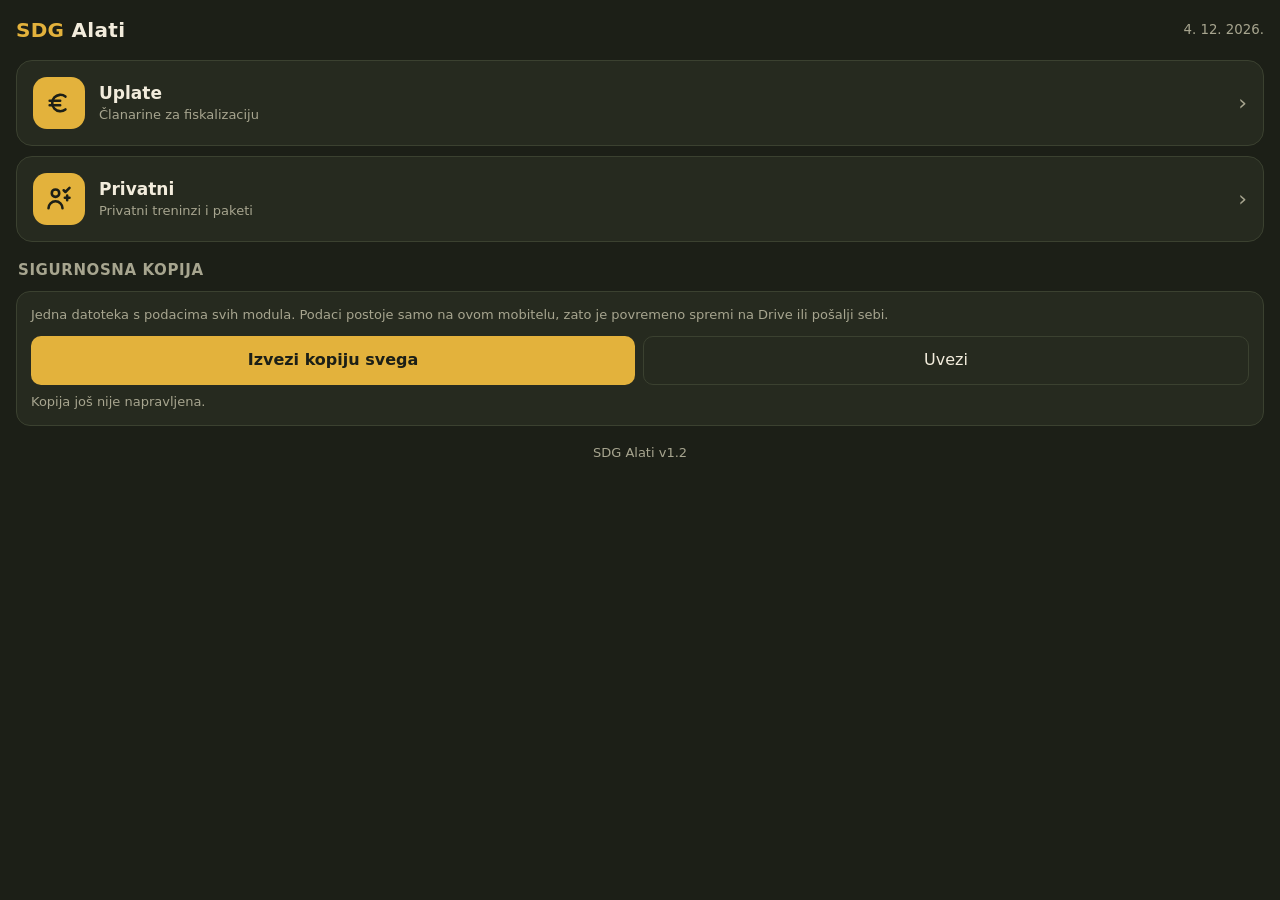
<file: index.html>
<!doctype html>
<html lang="hr">
<head>
<meta charset="utf-8">
<meta name="viewport" content="width=device-width, initial-scale=1, viewport-fit=cover">
<title>SDG Alati</title>
<meta name="theme-color" content="#1c1f17">
<link rel="manifest" href="manifest.webmanifest">
<link rel="icon" href="icon-192.png">
<link rel="apple-touch-icon" href="icon-192.png">
<link rel="stylesheet" href="common.css">
<style>
body{padding-bottom:calc(24px + env(safe-area-inset-bottom))}
.tiles{display:grid;grid-template-columns:minmax(0,1fr);gap:10px;margin-top:10px}
a.tile{display:flex;gap:14px;align-items:center;text-decoration:none;color:var(--text);background:var(--card);border:1px solid var(--line);border-radius:16px;padding:16px}
a.tile:active{transform:scale(.98)}
.ico{width:52px;height:52px;flex:0 0 52px;border-radius:14px;background:var(--gold);color:#1c1f17;display:grid;place-items:center}
.ico svg{width:28px;height:28px}
.tile .t{flex:1;min-width:0}
.tile .t b{display:block;font-size:17px}
.tile .t span{color:var(--muted);font-size:13px;display:block;white-space:nowrap;overflow:hidden;text-overflow:ellipsis}
.tile .badge{display:block;margin-top:4px;font-weight:700;color:var(--gold);font-size:14px}
.tile .badge:empty{display:none}
.tile .badge small{color:var(--muted);font-weight:400;font-size:13px;margin-left:4px}
.arrow{color:var(--muted);font-size:22px}
</style>
</head>
<body>
<header>
  <h1><b>SDG</b> Alati</h1>
  <small id="today"></small>
</header>

<main>
  <div class="tiles" id="tiles"></div>

  <h2>Sigurnosna kopija</h2>
  <div class="card">
    <div class="hint" style="margin-top:0">Jedna datoteka s podacima svih modula. Podaci postoje samo na ovom mobitelu, zato je povremeno spremi na Drive ili pošalji sebi.</div>
    <div class="btns"><button class="primary" id="backupAll">Izvezi kopiju svega</button><button class="ghost" id="restoreAllBtn">Uvezi</button></div>
    <input type="file" id="restoreAll" accept="application/json,.json" hidden>
    <div class="hint" id="lastBackup"></div>
  </div>
  <div class="hint" style="text-align:center;margin:18px 0" id="ver"></div>
</main>

<div class="toast" id="toast"></div>

<script>
const VERSION = '1.2';
const $ = s => document.querySelector(s);
const pad = n => String(n).padStart(2, '0');
const dayKey = d => `${d.getFullYear()}-${pad(d.getMonth() + 1)}-${pad(d.getDate())}`;
const eur = n => (n ?? 0).toLocaleString('hr-HR', { minimumFractionDigits: 2, maximumFractionDigits: 2 }) + ' €';
const esc = s => String(s ?? '').replace(/[&<>"']/g, c => ({ '&': '&amp;', '<': '&lt;', '>': '&gt;', '"': '&quot;', "'": '&#39;' }[c]));
const read = k => { try { return JSON.parse(localStorage.getItem(k)); } catch (e) { return null; } };

// ---------- popis modula ----------
// Novi modul: napravi mapu (npr. "evidencija/") s index.html i dodaj ga ovdje.
// key = ključ pod kojim modul sprema podatke (ide u zajedničku kopiju)
// badge = kratki sažetak koji se vidi na pločici (nije obavezan)
const MODULES = [
  {
    id: 'uplate', href: 'uplate/', title: 'Uplate', desc: 'Članarine za fiskalizaciju',
    key: 'sdg-uplate-v1',
    icon: '<svg viewBox="0 0 24 24" fill="none" stroke="currentColor" stroke-width="2.2" stroke-linecap="round" stroke-linejoin="round"><path d="M17.5 6.5A7 7 0 1 0 17.5 17.5"/><path d="M4 10h9M4 14h9"/></svg>',
    badge() {
      const d = read(this.key); if (!d || !d.entries) return '';
      const tk = dayKey(new Date());
      const open = d.entries.filter(e => !e.fisk);
      const today = open.filter(e => dayKey(new Date(e.ts)) === tk).reduce((s, e) => s + e.amount, 0);
      const older = open.filter(e => dayKey(new Date(e.ts)) < tk).length;
      if (!open.length) return '';
      return `${eur(today)}<small>za fiskalizirati${older ? ` · +${older} od prije` : ''}</small>`;
    }
  },
  {
    id: 'privatni', href: 'privatni/', title: 'Privatni', desc: 'Privatni treninzi i paketi',
    key: 'sdg-privatni-v1',
    icon: '<svg viewBox="0 0 24 24" fill="none" stroke="currentColor" stroke-width="2.2" stroke-linecap="round" stroke-linejoin="round"><circle cx="9" cy="7" r="3.2"/><path d="M3 20c0-3.3 2.7-6 6-6s6 2.7 6 6"/><path d="M16 4.5l1.5 1.5L21 2.5" /><path d="M17 11h4M19 9v4"/></svg>',
    badge() {
      const d = read(this.key); if (!d || !d.sessions) return '';
      const tk = dayKey(new Date());
      const today = d.sessions.filter(s => !s.cancelled && dayKey(new Date(s.ts)) === tk).length;
      return today ? `${today}<small>${today === 1 ? 'trening danas' : 'treninga danas'}</small>` : '';
    }
  },
];

function render() {
  const now = new Date();
  $('#today').textContent = `${now.getDate()}. ${now.getMonth() + 1}. ${now.getFullYear()}.`;
  $('#tiles').innerHTML = MODULES.map(m => `
    <a class="tile" href="${m.href}">
      <div class="ico">${m.icon}</div>
      <div class="t"><b>${esc(m.title)}</b><span>${esc(m.desc)}</span>${m.badge ? `<div class="badge">${m.badge() || ''}</div>` : ''}</div>
      <div class="arrow">›</div>
    </a>`).join('');
  const meta = read('sdg-alati-meta') || {};
  $('#lastBackup').textContent = meta.lastBackup ? 'Zadnja kopija: ' + new Date(meta.lastBackup).toLocaleString('hr-HR') : 'Kopija još nije napravljena.';
  $('#ver').textContent = `SDG Alati v${VERSION}`;
}

// ---------- zajednička kopija ----------
async function share(filename, content, type) {
  const blob = new Blob([content], { type });
  const file = new File([blob], filename, { type });
  if (navigator.canShare && navigator.canShare({ files: [file] })) {
    try { await navigator.share({ files: [file], title: filename }); return; } catch (e) { if (e.name === 'AbortError') return; }
  }
  const a = document.createElement('a'); a.href = URL.createObjectURL(blob); a.download = filename;
  document.body.appendChild(a); a.click(); a.remove(); setTimeout(() => URL.revokeObjectURL(a.href), 2000);
}
$('#backupAll').onclick = async () => {
  const modules = {};
  MODULES.forEach(m => { const d = read(m.key); if (d) modules[m.key] = d; });
  const meta = read('sdg-alati-meta') || {}; meta.lastBackup = new Date().toISOString();
  try { localStorage.setItem('sdg-alati-meta', JSON.stringify(meta)); } catch (e) {}
  await share(`sdg-alati-kopija-${dayKey(new Date())}.json`, JSON.stringify({ app: 'SDG Alati', created: meta.lastBackup, modules }, null, 1), 'application/json');
  render();
};

// uvoz: dodaje ono što nedostaje (spaja po id-u), postojeće ne dira i ništa ne briše
$('#restoreAllBtn').onclick = () => $('#restoreAll').click();
$('#restoreAll').onchange = async ev => {
  const f = ev.target.files[0]; if (!f) return;
  try {
    const b = JSON.parse(await f.text());
    if (!b || !b.modules) throw 0;
    let added = 0;
    for (const [key, incoming] of Object.entries(b.modules)) {
      if (!key.startsWith('sdg-')) continue;
      const local = read(key);
      if (!local) { localStorage.setItem(key, JSON.stringify(incoming)); added += Object.values(incoming).filter(Array.isArray).reduce((a, x) => a + x.length, 0); continue; }
      for (const [field, val] of Object.entries(incoming)) {
        if (!Array.isArray(val)) continue;
        if (!Array.isArray(local[field])) { local[field] = val; added += val.length; continue; }
        if (val.every(x => typeof x !== 'object')) { val.forEach(x => { if (!local[field].includes(x)) local[field].push(x); }); continue; }
        const ids = new Set(local[field].map(x => x && x.id));
        val.forEach(x => { if (x && x.id && !ids.has(x.id)) { local[field].push(x); added++; } });
      }
      localStorage.setItem(key, JSON.stringify(local));
    }
    toast(`Uvezeno ${added} novih zapisa`); render();
  } catch (e) { toast('Neispravna datoteka'); }
  ev.target.value = '';
};

let tt;
function toast(m) { const t = $('#toast'); t.textContent = m; t.classList.add('on'); clearTimeout(tt); tt = setTimeout(() => t.classList.remove('on'), 2400); }
addEventListener('pageshow', render);
document.addEventListener('visibilitychange', () => { if (!document.hidden) render(); });
render();
if (navigator.storage && navigator.storage.persist) navigator.storage.persist().catch(() => {});
if ('serviceWorker' in navigator) navigator.serviceWorker.register('sw.js').catch(() => {});
</script>
</body>
</html>
</file>
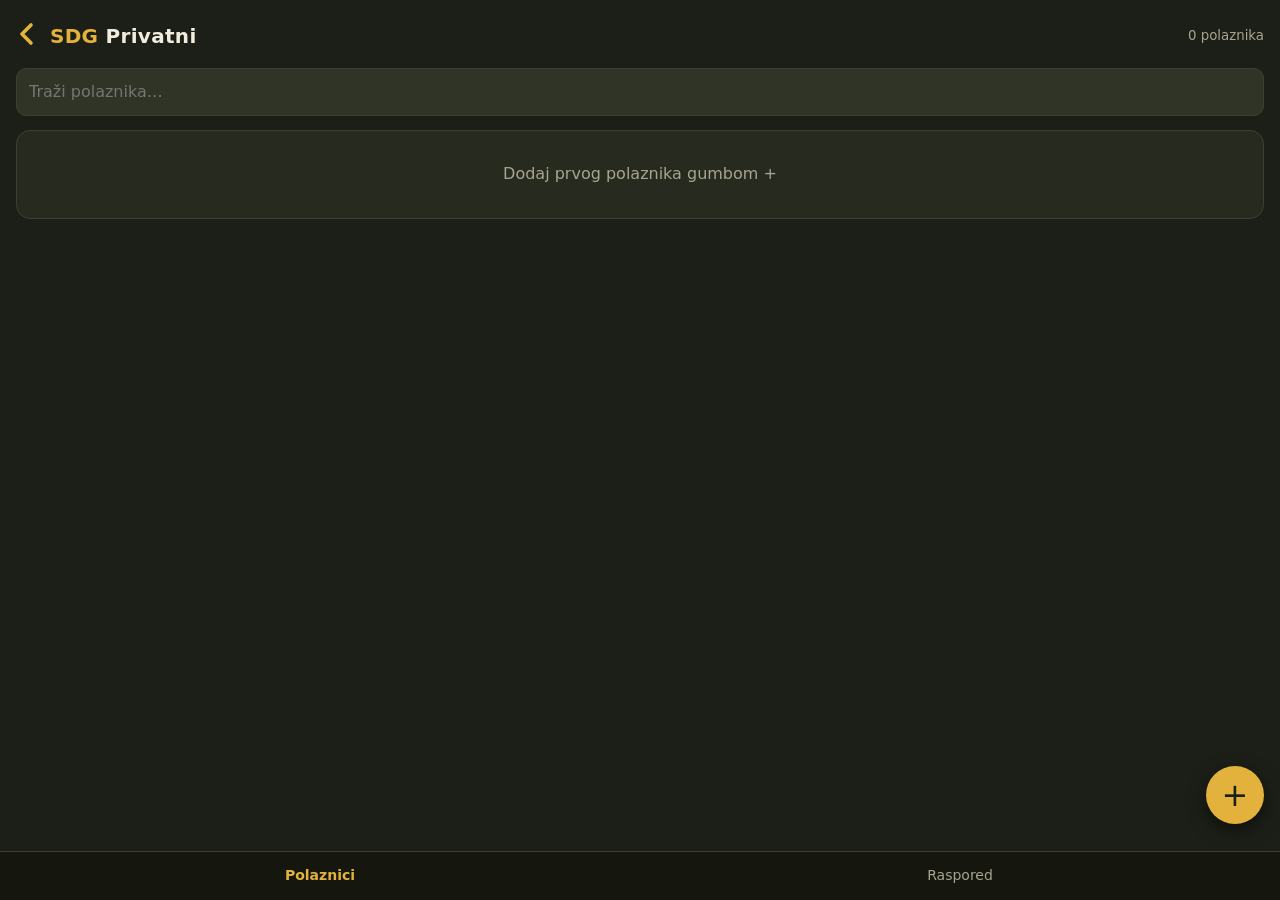
<file: privatni/index.html>
<!doctype html>
<html lang="hr">
<head>
<meta charset="utf-8">
<meta name="viewport" content="width=device-width, initial-scale=1, viewport-fit=cover">
<title>Privatni · SDG Alati</title>
<meta name="theme-color" content="#1c1f17">
<link rel="manifest" href="../manifest.webmanifest">
<link rel="icon" href="../icon-192.png">
<link rel="apple-touch-icon" href="../icon-192.png">
<link rel="stylesheet" href="../common.css">
<style>
main{padding-bottom:70px}
.search{margin:6px 0 4px}
ul.list li.cl{cursor:pointer}
.who b{display:block;white-space:nowrap;overflow:hidden;text-overflow:ellipsis}
.who span{color:var(--muted);font-size:13px;display:block}
.who{flex:1;min-width:0}
.tag{font-size:12px;font-weight:700;padding:3px 9px;border-radius:99px;white-space:nowrap;background:var(--card2);color:var(--muted)}
.tag.ok{background:#7fb06926;color:var(--ok)}
.tag.warn{background:#e3b23c26;color:var(--gold)}
.tag.bad{background:#d9634c2e;color:var(--bad)}
.fab{position:fixed;right:16px;bottom:calc(76px + env(safe-area-inset-bottom));width:58px;height:58px;border-radius:50%;background:var(--gold);color:#1c1f17;font-size:32px;line-height:1;padding:0;box-shadow:0 6px 18px #0008;display:grid;place-items:center}
.bar{height:10px;border-radius:99px;background:var(--card2);overflow:hidden;display:flex;margin:8px 0 4px}
.bar i{display:block;height:100%}
.bar i.u{background:var(--gold)}
.bar i.p{background:repeating-linear-gradient(45deg,var(--gold) 0 4px,#e3b23c55 4px 8px)}
.pkhead{display:flex;justify-content:space-between;align-items:baseline;gap:8px}
.pkhead b{font-size:17px}
.sess{padding:12px 2px;border-top:1px solid var(--line);cursor:pointer}
.sess:first-child{border-top:0}
.sess .top{display:flex;justify-content:space-between;align-items:center;gap:8px}
.sess .when{font-weight:700}
.sess .when small{color:var(--muted);font-weight:400}
.sess .nt{color:var(--muted);font-size:14px;margin-top:4px;white-space:pre-wrap;display:-webkit-box;-webkit-line-clamp:3;-webkit-box-orient:vertical;overflow:hidden}
.sess.future .when{color:var(--gold)}
.sess.cancel .when{text-decoration:line-through;color:var(--muted)}
.prev{background:var(--card2);border-left:3px solid var(--gold);border-radius:8px;padding:10px 12px;margin:10px 0 2px;font-size:14px;white-space:pre-wrap;max-height:160px;overflow:auto}
.prev small{display:block;color:var(--muted);margin-bottom:4px}
textarea.notes{min-height:150px}
.dict{display:flex;gap:8px;align-items:center;margin-top:6px}
.dict button{padding:8px 12px;font-size:14px}
.dict button.on{background:var(--bad);color:#fff}
.seg{display:flex;gap:8px}
.seg button{flex:1;border:1px solid var(--line);background:transparent}
.seg button.on{background:var(--gold);color:#1c1f17;border-color:var(--gold);font-weight:700}
.daylbl{font-size:13px;color:var(--gold);margin:14px 2px 0;font-weight:600}
.lastnote{font-size:14px;white-space:pre-wrap;color:var(--text)}
dialog{max-height:92vh;overflow:auto}
.chkrow{display:flex;gap:8px;align-items:center;font-size:15px;margin-top:4px}
.chkrow input{width:22px;height:22px}
</style>
</head>
<body>
<header>
  <div class="ttl"><a class="back" href="../" id="back" aria-label="Natrag">‹</a><h1 id="htitle"><b>SDG</b> Privatni</h1></div>
  <small id="hsub"></small>
</header>

<main>
  <!-- POLAZNICI -->
  <section class="view on" id="v-list">
    <input class="search" id="q" placeholder="Traži polaznika…" autocomplete="off">
    <div class="card"><ul class="list" id="clients"></ul></div>
  </section>

  <!-- JEDAN POLAZNIK -->
  <section class="view" id="v-client">
    <div class="card" id="pkCard"></div>
    <div class="card" id="lastCard" hidden></div>
    <h2>Treninzi</h2>
    <div class="card"><div id="sessList"></div></div>
    <h2>Paketi</h2>
    <div class="card"><div id="pkList"></div>
      <div class="btns"><button class="ghost" id="addPk">+ Novi paket</button></div>
    </div>
    <div class="btns" style="margin:16px 0 30px"><button class="ghost" id="editClient">Uredi polaznika</button></div>
  </section>

  <!-- RASPORED -->
  <section class="view" id="v-sched">
    <h2>Nadolazeći</h2>
    <div class="card"><div id="upcoming"></div></div>
    <h2>Zadnjih 14 dana</h2>
    <div class="card"><div id="recent"></div></div>
  </section>
</main>

<button class="fab" id="fab" aria-label="Dodaj">+</button>

<nav>
  <button class="on" data-v="list">Polaznici</button>
  <button data-v="sched">Raspored</button>
</nav>

<!-- dijalog: polaznik -->
<dialog id="dClient">
  <h3 style="margin:0 0 10px" id="dClientT">Novi polaznik</h3>
  <div class="grid3">
    <div><label>Ime i prezime</label><input id="c-name" autocomplete="off"></div>
    <div><label>Telefon (nije obavezno)</label><input id="c-phone" type="tel" autocomplete="off"></div>
    <div><label>Napomena (ciljevi, sport…)</label><textarea id="c-note" rows="3"></textarea></div>
  </div>
  <div id="c-newpk">
    <label style="margin-top:12px">Paket</label>
    <div class="seg" id="c-seg">
      <button data-s="0" class="on">Bez paketa</button><button data-s="1">Single</button><button data-s="10">10 treninga</button>
    </div>
  </div>
  <div class="btns">
    <button class="danger" id="c-del" hidden>Obriši</button>
    <button class="ghost" id="c-close">Zatvori</button>
    <button class="primary" id="c-save">Spremi</button>
  </div>
</dialog>

<!-- dijalog: paket -->
<dialog id="dPk">
  <h3 style="margin:0 0 10px" id="dPkT">Novi paket</h3>
  <div class="seg" id="p-seg"><button data-s="1">Single</button><button data-s="10" class="on">10 treninga</button></div>
  <div class="grid3">
    <div><label>Datum kupnje</label><input id="p-date" type="date"></div>
    <div><label>Napomena (nije obavezno)</label><input id="p-note" autocomplete="off"></div>
  </div>
  <div class="hint">Treninzi se raspoređuju po paketima redom, od najstarijeg paketa prema novijem.</div>
  <div class="btns">
    <button class="danger" id="p-del" hidden>Obriši</button>
    <button class="ghost" id="p-close">Zatvori</button>
    <button class="primary" id="p-save">Spremi</button>
  </div>
</dialog>

<!-- dijalog: trening -->
<dialog id="dSess">
  <h3 style="margin:0 0 10px" id="dSessT">Trening</h3>
  <div class="grid3">
    <div><label>Polaznik</label><select id="s-client"></select></div>
    <div class="row">
      <div style="flex:1.3"><label>Datum</label><input id="s-date" type="date"></div>
      <div style="flex:1"><label>Sat</label><input id="s-time" type="time" step="300"></div>
    </div>
  </div>
  <div id="s-prev"></div>
  <label style="margin-top:12px">Što ste radili / plan</label>
  <textarea id="s-notes" class="notes" placeholder="npr. guard pass – knee slice, armbar iz guarda; čučanj 4×8 60 kg, iskoraci…"></textarea>
  <div class="dict"><button class="ghost" id="s-mic">🎤 Diktiraj</button><span class="hint" style="margin:0" id="s-micHint"></span></div>
  <label class="chkrow"><input type="checkbox" id="s-cancel"> Otkazan (ne troši paket)</label>
  <div class="btns">
    <button class="danger" id="s-del" hidden>Obriši</button>
    <button class="ghost" id="s-close">Zatvori</button>
    <button class="primary" id="s-save">Spremi</button>
  </div>
</dialog>

<div class="toast" id="toast"></div>

<script>
const VERSION = '1.0';
const KEY = 'sdg-privatni-v1';
const $ = s => document.querySelector(s);
const pad = n => String(n).padStart(2, '0');
const dayKey = d => `${d.getFullYear()}-${pad(d.getMonth() + 1)}-${pad(d.getDate())}`;
const hm = d => `${pad(d.getHours())}:${pad(d.getMinutes())}`;
const DAN = ['ned', 'pon', 'uto', 'sri', 'čet', 'pet', 'sub'];
const fmtD = d => `${DAN[d.getDay()]} ${d.getDate()}.${d.getMonth() + 1}.${d.getFullYear() !== new Date().getFullYear() ? d.getFullYear() + '.' : ''}`;
const fmtDate = iso => { const d = new Date(iso); return `${d.getDate()}.${d.getMonth() + 1}.${d.getFullYear()}.`; };
const esc = s => String(s ?? '').replace(/[&<>"']/g, c => ({ '&': '&amp;', '<': '&lt;', '>': '&gt;', '"': '&quot;', "'": '&#39;' }[c]));
const uid = () => Date.now().toString(36) + Math.random().toString(36).slice(2, 6);
const pkName = p => p.size === 1 ? 'Single' : `Paket ${p.size}`;

// ---------- podaci ----------
// clients: {id,name,phone,note}  packages: {id,clientId,size,bought(yyyy-mm-dd),note}
// sessions: {id,clientId,ts(ISO),notes,cancelled}
let db = load();
function load() {
  try { const d = JSON.parse(localStorage.getItem(KEY)); if (d && Array.isArray(d.clients)) return { clients: d.clients, packages: d.packages || [], sessions: d.sessions || [] }; } catch (e) {}
  return { clients: [], packages: [], sessions: [] };
}
function persist() { try { localStorage.setItem(KEY, JSON.stringify(db)); } catch (e) { toast('Greška pri spremanju!'); } }
if (navigator.storage && navigator.storage.persist) navigator.storage.persist().catch(() => {});

// Raspodjela treninga po paketima: kronološki, najstariji paket prvi.
function alloc(clientId) {
  const now = Date.now();
  const pks = db.packages.filter(p => p.clientId === clientId).sort((a, b) => a.bought < b.bought ? -1 : a.bought > b.bought ? 1 : 0);
  const ss = db.sessions.filter(s => s.clientId === clientId).sort((a, b) => a.ts < b.ts ? -1 : 1);
  const stat = pks.map(p => ({ p, used: 0, planned: 0, n: 0 }));
  const bySess = {};
  let pi = 0, unpaid = 0;
  for (const s of ss) {
    if (s.cancelled) { bySess[s.id] = null; continue; }
    while (pi < stat.length && stat[pi].n >= stat[pi].p.size) pi++;
    if (pi < stat.length) {
      const st = stat[pi]; st.n++;
      new Date(s.ts).getTime() <= now ? st.used++ : st.planned++;
      bySess[s.id] = { pk: st.p, n: st.n };
    } else { bySess[s.id] = 'unpaid'; unpaid++; }
  }
  const remaining = stat.reduce((a, st) => a + (st.p.size - st.n), 0);
  const active = stat.find(st => st.n < st.p.size) || stat[stat.length - 1] || null;
  const future = ss.filter(s => !s.cancelled && new Date(s.ts).getTime() > now);
  const past = ss.filter(s => new Date(s.ts).getTime() <= now && !s.cancelled);
  return { stat, bySess, unpaid, remaining, active, next: future[0] || null, last: past[past.length - 1] || null, sessions: ss };
}
function statusTag(a) {
  if (a.unpaid) return `<span class="tag bad">${a.unpaid} bez paketa</span>`;
  if (!a.stat.length) return `<span class="tag">nema paketa</span>`;
  if (a.remaining === 0) return `<span class="tag bad">potrošen</span>`;
  if (a.remaining <= 2) return `<span class="tag warn">još ${a.remaining}</span>`;
  return `<span class="tag ok">još ${a.remaining}</span>`;
}
function sessTag(x) {
  if (x === null) return '<span class="tag">otkazan</span>';
  if (x === 'unpaid') return '<span class="tag bad">bez paketa</span>';
  return `<span class="tag">${x.pk.size === 1 ? 'Single' : x.n + '/' + x.pk.size}</span>`;
}

// ---------- navigacija (hash => Android "natrag" radi) ----------
let view = 'list', curClient = null;
function route() {
  const h = location.hash.slice(1);
  if (h.startsWith('c=')) { curClient = h.slice(2); view = db.clients.some(c => c.id === curClient) ? 'client' : 'list'; }
  else view = h === 'sched' ? 'sched' : 'list';
  document.querySelectorAll('.view').forEach(v => v.classList.toggle('on', v.id === 'v-' + view));
  document.querySelectorAll('nav button').forEach(b => b.classList.toggle('on', b.dataset.v === (view === 'client' ? 'list' : view)));
  render(); scrollTo(0, 0);
}
addEventListener('hashchange', route);
document.querySelectorAll('nav button').forEach(b => b.onclick = () => { location.hash = b.dataset.v === 'list' ? '' : b.dataset.v; });
$('#back').onclick = e => { if (view === 'client') { e.preventDefault(); history.length > 1 ? history.back() : (location.hash = ''); } };

// ---------- prikaz ----------
function sessRow(s, x, showName) {
  const d = new Date(s.ts), fut = d.getTime() > Date.now();
  const c = showName ? db.clients.find(c => c.id === s.clientId) : null;
  return `<div class="sess ${fut ? 'future' : ''} ${s.cancelled ? 'cancel' : ''}" data-sess="${s.id}">
    <div class="top"><div class="when">${showName ? esc(c ? c.name : '?') + ' <small>· ' + hm(d) + '</small>' : fmtD(d) + ' <small>' + hm(d) + (fut ? ' · zakazano' : '') + '</small>'}</div>${sessTag(x)}</div>
    ${s.notes ? `<div class="nt">${esc(s.notes)}</div>` : ''}</div>`;
}

function render() {
  $('#back').setAttribute('href', view === 'client' ? '#' : '../');
  const q = $('#q').value.trim().toLowerCase();
  if (view === 'list') {
    $('#htitle').innerHTML = '<b>SDG</b> Privatni'; $('#hsub').textContent = `${db.clients.length} polaznika`;
    const rows = db.clients.filter(c => !q || c.name.toLowerCase().includes(q)).map(c => ({ c, a: alloc(c.id) }))
      .sort((x, y) => (x.a.next ? 0 : 1) - (y.a.next ? 0 : 1) || (x.a.next && y.a.next ? (x.a.next.ts < y.a.next.ts ? -1 : 1) : 0) || x.c.name.localeCompare(y.c.name, 'hr'));
    $('#clients').innerHTML = rows.length ? rows.map(({ c, a }) => {
      const nx = a.next ? new Date(a.next.ts) : null, ls = a.last ? new Date(a.last.ts) : null;
      const sub = nx ? `Sljedeći: ${fmtD(nx)} ${hm(nx)}` : ls ? `Zadnji: ${fmtD(ls)}` : 'Još nema treninga';
      return `<li class="cl" data-client="${c.id}"><div class="who"><b>${esc(c.name)}</b><span>${sub}</span></div>${statusTag(a)}</li>`;
    }).join('') : `<div class="empty">${db.clients.length ? 'Nema rezultata.' : 'Dodaj prvog polaznika gumbom +'}</div>`;
  }
  if (view === 'client') {
    const c = db.clients.find(c => c.id === curClient); if (!c) return;
    const a = alloc(c.id);
    $('#htitle').textContent = c.name; $('#hsub').textContent = '';
    // aktivni paket
    if (a.active) {
      const st = a.active, sz = st.p.size;
      $('#pkCard').innerHTML = `<div class="pkhead"><b>${pkName(st.p)}</b>${statusTag(a)}</div>
        <div class="bar"><i class="u" style="width:${st.used / sz * 100}%"></i><i class="p" style="width:${st.planned / sz * 100}%"></i></div>
        <div class="hint" style="margin:0">Iskorišteno ${st.used}/${sz}${st.planned ? ` · zakazano ${st.planned}` : ''} · kupljen ${fmtDate(st.p.bought)}${a.remaining > sz - st.n ? ` · ukupno preostalo ${a.remaining}` : ''}</div>
        ${a.unpaid ? `<div class="hint" style="color:var(--bad)">${a.unpaid} ${a.unpaid === 1 ? 'trening nije' : 'treninga nije'} pokriveno paketom — dodaj novi paket.</div>` : ''}
        ${c.note ? `<div class="hint">${esc(c.note)}</div>` : ''}${c.phone ? `<div class="hint"><a href="tel:${esc(c.phone)}">${esc(c.phone)}</a></div>` : ''}`;
    } else {
      $('#pkCard').innerHTML = `<div class="pkhead"><b>Nema paketa</b>${statusTag(a)}</div><div class="btns"><button class="primary" data-newpk="1">+ Dodaj paket</button></div>
        ${c.note ? `<div class="hint">${esc(c.note)}</div>` : ''}${c.phone ? `<div class="hint"><a href="tel:${esc(c.phone)}">${esc(c.phone)}</a></div>` : ''}`;
    }
    // zadnji trening
    const lastWithNotes = [...a.sessions].reverse().find(s => new Date(s.ts).getTime() <= Date.now() && !s.cancelled && s.notes);
    $('#lastCard').hidden = !lastWithNotes;
    if (lastWithNotes) $('#lastCard').innerHTML = `<div class="hint" style="margin:0 0 6px">Prošli put · ${fmtD(new Date(lastWithNotes.ts))}</div><div class="lastnote">${esc(lastWithNotes.notes)}</div>`;
    // treninzi: zakazani gore (najbliži prvi), zatim prošli (najnoviji prvi)
    const fut = a.sessions.filter(s => new Date(s.ts).getTime() > Date.now());
    const past = a.sessions.filter(s => new Date(s.ts).getTime() <= Date.now()).reverse();
    $('#sessList').innerHTML = (fut.length || past.length) ? [...fut, ...past].map(s => sessRow(s, a.bySess[s.id])).join('') : '<div class="empty">Još nema treninga. Dodaj ga gumbom +</div>';
    // paketi
    $('#pkList').innerHTML = a.stat.length ? [...a.stat].reverse().map(st => `<div class="sess" data-pk="${st.p.id}"><div class="top"><div class="when">${pkName(st.p)} <small>· ${fmtDate(st.p.bought)}</small></div><span class="tag ${st.n >= st.p.size ? '' : 'ok'}">${st.n}/${st.p.size}</span></div>${st.p.note ? `<div class="nt">${esc(st.p.note)}</div>` : ''}</div>`).join('') : '<div class="empty">Nema paketa.</div>';
  }
  if (view === 'sched') {
    $('#htitle').innerHTML = '<b>SDG</b> Privatni'; $('#hsub').textContent = 'Raspored';
    const now = Date.now(), from = now - 14 * 864e5;
    const allocs = {}; db.clients.forEach(c => allocs[c.id] = alloc(c.id).bySess);
    const xs = s => (allocs[s.clientId] || {})[s.id];
    const grp = (list) => {
      let out = '', lastDay = '';
      list.forEach(s => { const d = new Date(s.ts), k = dayKey(d);
        if (k !== lastDay) { out += `<div class="daylbl">${k === dayKey(new Date()) ? 'Danas' : fmtD(d)}</div>`; lastDay = k; }
        out += sessRow(s, xs(s), true); });
      return out;
    };
    const up = db.sessions.filter(s => new Date(s.ts).getTime() > now).sort((a, b) => a.ts < b.ts ? -1 : 1);
    const rec = db.sessions.filter(s => { const t = new Date(s.ts).getTime(); return t <= now && t >= from; }).sort((a, b) => a.ts < b.ts ? 1 : -1);
    $('#upcoming').innerHTML = up.length ? grp(up) : '<div class="empty">Nema zakazanih treninga.</div>';
    $('#recent').innerHTML = rec.length ? grp(rec) : '<div class="empty">Nema treninga u zadnjih 14 dana.</div>';
  }
}
$('#q').addEventListener('input', render);

document.addEventListener('click', ev => {
  const t = ev.target.closest('[data-client],[data-sess],[data-pk],[data-newpk]'); if (!t) return;
  if (t.dataset.client) location.hash = 'c=' + t.dataset.client;
  else if (t.dataset.sess) openSess(t.dataset.sess);
  else if (t.dataset.pk) openPk(t.dataset.pk);
  else if (t.dataset.newpk) openPk(null);
});
$('#fab').onclick = () => view === 'client' ? openSess(null, curClient) : view === 'sched' ? openSess(null, null) : openClient(null);

// ---------- polaznik ----------
let editClientId = null, newPkSize = 0;
function segInit(sel, val, cb) {
  document.querySelectorAll(sel + ' button').forEach(b => { b.classList.toggle('on', +b.dataset.s === val); b.onclick = () => { document.querySelectorAll(sel + ' button').forEach(x => x.classList.toggle('on', x === b)); cb(+b.dataset.s); }; });
}
function openClient(id) {
  editClientId = id; const c = db.clients.find(c => c.id === id) || {};
  $('#dClientT').textContent = id ? 'Uredi polaznika' : 'Novi polaznik';
  $('#c-name').value = c.name || ''; $('#c-phone').value = c.phone || ''; $('#c-note').value = c.note || '';
  $('#c-newpk').hidden = !!id; $('#c-del').hidden = !id;
  newPkSize = 0; segInit('#c-seg', 0, v => newPkSize = v);
  $('#dClient').showModal(); if (!id) $('#c-name').focus();
}
$('#editClient').onclick = () => openClient(curClient);
$('#c-close').onclick = () => $('#dClient').close();
$('#c-save').onclick = () => {
  const name = $('#c-name').value.trim(); if (!name) return toast('Upiši ime');
  if (editClientId) Object.assign(db.clients.find(c => c.id === editClientId), { name, phone: $('#c-phone').value.trim(), note: $('#c-note').value.trim() });
  else {
    const id = uid(); db.clients.push({ id, name, phone: $('#c-phone').value.trim(), note: $('#c-note').value.trim() });
    if (newPkSize) db.packages.push({ id: uid(), clientId: id, size: newPkSize, bought: dayKey(new Date()), note: '' });
    persist(); $('#dClient').close(); location.hash = 'c=' + id; return;
  }
  persist(); $('#dClient').close(); render();
};
armDelete('#c-del', () => {
  db.sessions = db.sessions.filter(s => s.clientId !== editClientId);
  db.packages = db.packages.filter(p => p.clientId !== editClientId);
  db.clients = db.clients.filter(c => c.id !== editClientId);
  persist(); $('#dClient').close(); location.hash = ''; toast('Polaznik obrisan');
});

// ---------- paket ----------
let editPkId = null, pkSize = 10;
function openPk(id) {
  editPkId = id; const p = db.packages.find(p => p.id === id);
  $('#dPkT').textContent = id ? 'Uredi paket' : 'Novi paket';
  pkSize = p ? p.size : 10; segInit('#p-seg', pkSize, v => pkSize = v);
  $('#p-date').value = p ? p.bought : dayKey(new Date()); $('#p-note').value = p ? p.note || '' : '';
  $('#p-del').hidden = !id; $('#dPk').showModal();
}
$('#addPk').onclick = () => openPk(null);
$('#p-close').onclick = () => $('#dPk').close();
$('#p-save').onclick = () => {
  const bought = $('#p-date').value || dayKey(new Date()), note = $('#p-note').value.trim();
  if (editPkId) Object.assign(db.packages.find(p => p.id === editPkId), { size: pkSize, bought, note });
  else db.packages.push({ id: uid(), clientId: curClient, size: pkSize, bought, note });
  persist(); $('#dPk').close(); render(); toast('Paket spremljen');
};
armDelete('#p-del', () => { db.packages = db.packages.filter(p => p.id !== editPkId); persist(); $('#dPk').close(); render(); toast('Paket obrisan'); });

// ---------- trening ----------
let editSessId = null;
function showPrev() {
  const cid = $('#s-client').value, cur = editSessId ? db.sessions.find(s => s.id === editSessId) : null;
  const before = cur ? cur.ts : new Date(`${$('#s-date').value}T${$('#s-time').value || '00:00'}`).toISOString();
  const prev = db.sessions.filter(s => s.clientId === cid && s.id !== editSessId && s.notes && !s.cancelled && s.ts < before).sort((a, b) => a.ts < b.ts ? 1 : -1)[0];
  $('#s-prev').innerHTML = prev ? `<div class="prev"><small>Prošli put · ${fmtD(new Date(prev.ts))}</small>${esc(prev.notes)}</div>` : '';
}
function openSess(id, clientId) {
  if (!db.clients.length) return toast('Prvo dodaj polaznika');
  editSessId = id; const s = db.sessions.find(s => s.id === id);
  $('#s-client').innerHTML = [...db.clients].sort((a, b) => a.name.localeCompare(b.name, 'hr')).map(c => `<option value="${c.id}">${esc(c.name)}</option>`).join('');
  $('#s-client').value = s ? s.clientId : clientId || db.clients[0].id;
  const d = s ? new Date(s.ts) : new Date(); if (!s) d.setMinutes(0, 0, 0);
  $('#s-date').value = dayKey(d); $('#s-time').value = hm(d);
  $('#s-notes').value = s ? s.notes || '' : ''; $('#s-cancel').checked = !!(s && s.cancelled);
  $('#dSessT').textContent = s ? 'Trening' : 'Novi trening';
  $('#s-del').hidden = !id; showPrev(); $('#dSess').showModal();
}
['#s-client', '#s-date', '#s-time'].forEach(sel => $(sel).addEventListener('change', showPrev));
$('#s-close').onclick = () => { stopDict(); $('#dSess').close(); };
$('#s-save').onclick = () => {
  stopDict();
  if (!$('#s-date').value) return toast('Odaberi datum');
  const ts = new Date(`${$('#s-date').value}T${$('#s-time').value || '00:00'}`).toISOString();
  const data = { clientId: $('#s-client').value, ts, notes: $('#s-notes').value.trim(), cancelled: $('#s-cancel').checked };
  if (editSessId) Object.assign(db.sessions.find(s => s.id === editSessId), data);
  else db.sessions.push({ id: uid(), ...data });
  persist(); $('#dSess').close(); render();
  const a = alloc(data.clientId), x = a.bySess[editSessId || db.sessions[db.sessions.length - 1].id];
  toast(x === 'unpaid' ? 'Spremljeno — nema paketa za ovaj trening!' : x && x.pk ? `Spremljeno · ${x.pk.size === 1 ? 'Single' : x.n + '/' + x.pk.size}` : 'Spremljeno');
};
armDelete('#s-del', () => { db.sessions = db.sessions.filter(s => s.id !== editSessId); persist(); $('#dSess').close(); render(); toast('Trening obrisan'); });

// ---------- diktiranje bilješki ----------
const SR = window.SpeechRecognition || window.webkitSpeechRecognition;
let dict = null, dictOn = false;
function stopDict() { if (dictOn && dict) { try { dict.stop(); } catch (e) {} } }
$('#s-mic').onclick = () => {
  if (!SR) return toast('Diktiranje nije podržano — koristi mikrofon na tipkovnici');
  if (dictOn) return stopDict();
  dict = new SR(); dict.lang = 'hr-HR'; dict.continuous = true; dict.interimResults = true;
  const ta = $('#s-notes'); const base = ta.value ? ta.value.replace(/\s*$/, '') + '\n' : '';
  let fin = '';
  dict.onstart = () => { dictOn = true; $('#s-mic').classList.add('on'); $('#s-mic').textContent = '■ Zaustavi'; $('#s-micHint').textContent = 'Slušam…'; };
  dict.onresult = e => { let int = ''; for (let i = e.resultIndex; i < e.results.length; i++) { if (e.results[i].isFinal) fin += e.results[i][0].transcript + ' '; else int += e.results[i][0].transcript; } ta.value = base + (fin + int).trim(); };
  dict.onerror = e => { if (e.error === 'not-allowed') toast('Dozvoli pristup mikrofonu'); else if (e.error === 'network') toast('Diktiranje treba internet'); };
  dict.onend = () => { dictOn = false; $('#s-mic').classList.remove('on'); $('#s-mic').textContent = '🎤 Diktiraj'; $('#s-micHint').textContent = ''; };
  dict.start();
};

// ---------- ostalo ----------
function armDelete(sel, fn) {
  let armed = false, t;
  $(sel).onclick = () => {
    if (!armed) { armed = true; $(sel).textContent = 'Sigurno?'; t = setTimeout(() => { armed = false; $(sel).textContent = 'Obriši'; }, 3000); return; }
    clearTimeout(t); armed = false; $(sel).textContent = 'Obriši'; fn();
  };
}
let tt;
function toast(m) { const t = $('#toast'); t.textContent = m; t.classList.add('on'); clearTimeout(tt); tt = setTimeout(() => t.classList.remove('on'), 2600); }
document.addEventListener('visibilitychange', () => { if (!document.hidden) render(); });
route();
if ('serviceWorker' in navigator) navigator.serviceWorker.register('../sw.js', { scope: '../' }).catch(() => {});
</script>
</body>
</html>
</file>
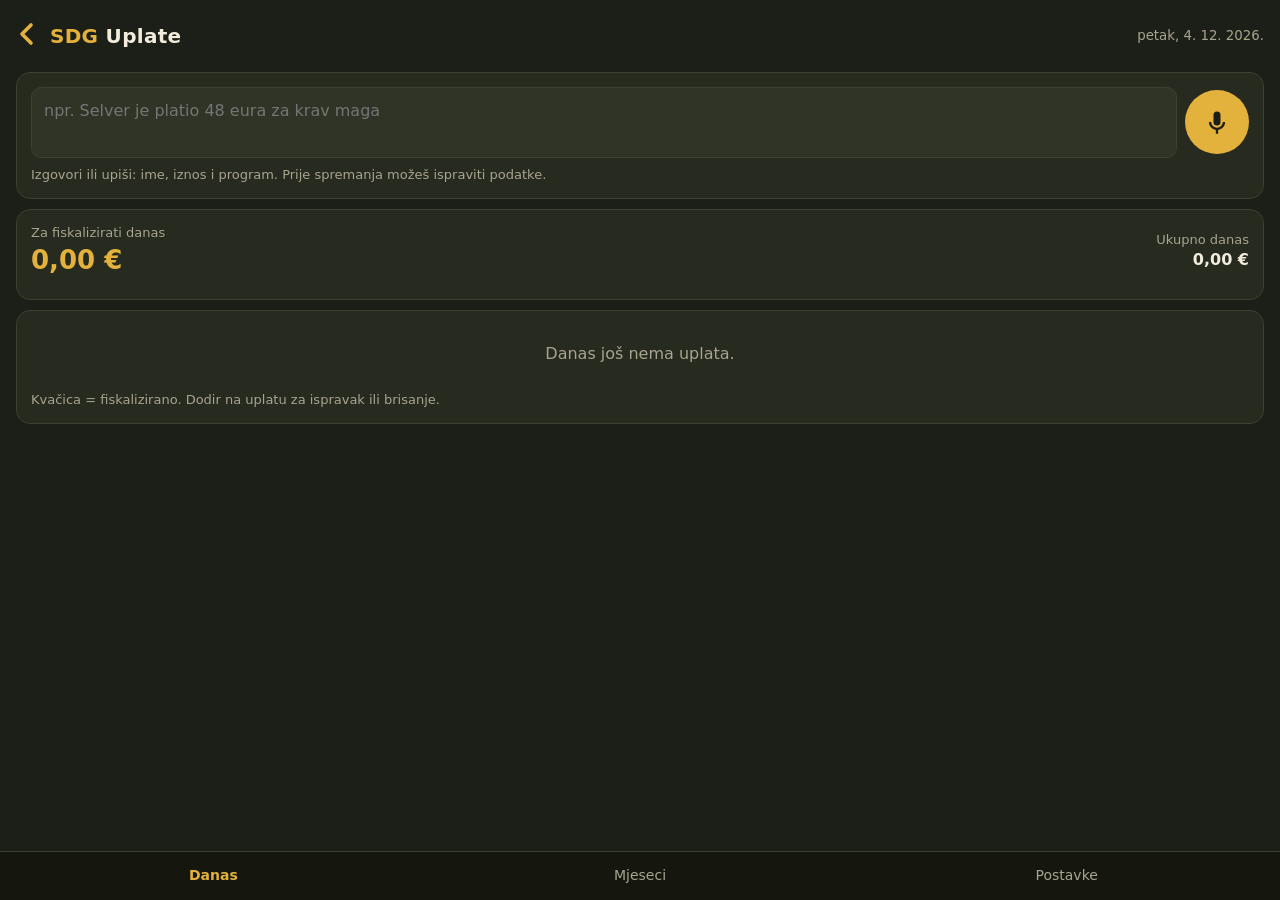
<file: uplate/index.html>
<!doctype html>
<html lang="hr">
<head>
<meta charset="utf-8">
<meta name="viewport" content="width=device-width, initial-scale=1, viewport-fit=cover">
<title>Uplate · SDG Alati</title>
<meta name="theme-color" content="#1c1f17">
<link rel="manifest" href="../manifest.webmanifest">
<link rel="icon" href="../icon-192.png">
<link rel="apple-touch-icon" href="../icon-192.png">
<link rel="stylesheet" href="../common.css">
<style>
.mic{width:64px;height:64px;flex:0 0 64px;border-radius:50%;background:var(--gold);color:#1c1f17;display:grid;place-items:center;padding:0}
.mic svg{width:28px;height:28px}
.mic.on{background:var(--bad);color:#fff;animation:pulse 1.2s infinite}
@keyframes pulse{0%{box-shadow:0 0 0 0 #d9634c88}100%{box-shadow:0 0 0 18px #d9634c00}}
.who{flex:1;min-width:0}
.who b{display:block;white-space:nowrap;overflow:hidden;text-overflow:ellipsis}
.who span{color:var(--muted);font-size:13px}
.amt{font-weight:700;white-space:nowrap}
.chk{width:30px;height:30px;flex:0 0 30px;border-radius:8px;border:2px solid var(--line);background:transparent;padding:0;display:grid;place-items:center;color:#1c1f17}
.chk.on{background:var(--ok);border-color:var(--ok)}
.chk svg{width:18px;height:18px}
li.done .who b,li.done .amt{color:var(--muted)}
details.month{background:var(--card);border:1px solid var(--line);border-radius:14px;margin:10px 0;overflow:hidden}
details.month summary{list-style:none;padding:14px;display:flex;justify-content:space-between;align-items:center;cursor:pointer}
details.month summary::-webkit-details-marker{display:none}
details.month .body{padding:0 14px 14px}
.day{font-size:13px;color:var(--gold);margin:12px 0 2px;display:flex;justify-content:space-between}
.prog li{justify-content:space-between}
</style>
</head>
<body>
<header>
  <div class="ttl"><a class="back" href="../" aria-label="Natrag na SDG Alati">‹</a><h1><b>SDG</b> Uplate</h1></div>
  <small id="today"></small>
</header>

<main>
  <!-- DANAS -->
  <section class="view on" id="v-danas">
    <div class="card">
      <div class="row">
        <textarea id="txt" rows="2" placeholder="npr. Selver je platio 48 eura za krav maga"></textarea>
        <button class="mic" id="mic" aria-label="Glasovni unos">
          <svg viewBox="0 0 24 24" fill="currentColor"><path d="M12 15a3 3 0 0 0 3-3V6a3 3 0 0 0-6 0v6a3 3 0 0 0 3 3Zm5-3a5 5 0 0 1-10 0H5a7 7 0 0 0 6 6.92V22h2v-3.08A7 7 0 0 0 19 12h-2Z"/></svg>
        </button>
      </div>

      <button class="primary" id="stopBar" hidden style="width:100%;margin-top:10px;background:var(--bad);color:#fff">■&nbsp; Gotovo — zaustavi snimanje</button>

      <div id="confirm" hidden>
        <div class="grid3">
          <div><label>Ime i/ili prezime</label><input id="f-name" autocomplete="off"></div>
          <div class="row">
            <div style="flex:1"><label>Iznos (€)</label><input id="f-amt" inputmode="decimal" autocomplete="off"></div>
            <div style="flex:1.4"><label>Program</label><input id="f-prog" list="progs" autocomplete="off"></div>
          </div>
        </div>
        <div class="btns">
          <button class="ghost" id="cancel">Odustani</button>
          <button class="primary" id="save">Spremi</button>
        </div>
      </div>
      <div class="hint" id="hint">Izgovori ili upiši: ime, iznos i program. Prije spremanja možeš ispraviti podatke.</div>
    </div>

    <div class="card">
      <div class="sum">
        <div>
          <div class="hint" style="margin:0">Za fiskalizirati danas</div>
          <div class="big" id="toFisk">0,00 €</div>
        </div>
        <div style="text-align:right">
          <div class="hint" style="margin:0">Ukupno danas</div>
          <div style="font-weight:700" id="dayTotal">0,00 €</div>
        </div>
      </div>
      <div id="dayProgs" style="margin-top:6px"></div>
    </div>

    <div class="card">
      <ul class="list" id="todayList"></ul>
      <div class="hint">Kvačica = fiskalizirano. Dodir na uplatu za ispravak ili brisanje.</div>
    </div>

    <div id="olderOpen"></div>
  </section>

  <!-- MJESECI -->
  <section class="view" id="v-mjeseci">
    <div id="months"></div>
  </section>

  <!-- POSTAVKE -->
  <section class="view" id="v-postavke">
    <h2>Programi</h2>
    <div class="card">
      <ul class="list prog" id="progList"></ul>
      <div class="row" style="margin-top:10px">
        <input id="newProg" placeholder="Novi program">
        <button class="primary" id="addProg" style="flex:0 0 auto">Dodaj</button>
      </div>
      <div class="hint">Prepoznavanje programa se oslanja na ovaj popis (npr. "krav magu" → Krav maga).</div>
    </div>

    <h2>Sigurnosna kopija</h2>
    <div class="card">
      <div class="hint" style="margin-top:0">Podaci su spremljeni samo na ovom mobitelu. Povremeno napravi kopiju — ako obrišeš podatke preglednika ili deinstaliraš app, nestaju.</div>
      <div class="btns">
        <button class="primary" id="backup">Izvezi kopiju</button>
        <button class="ghost" id="restoreBtn">Uvezi kopiju</button>
      </div>
      <input type="file" id="restore" accept="application/json,.json" hidden>
      <div class="hint" id="lastBackup"></div>
    </div>
    <div class="hint" style="text-align:center;margin:18px 0" id="ver"></div>
  </section>
</main>

<datalist id="progs"></datalist>

<nav>
  <button class="on" data-v="danas">Danas</button>
  <button data-v="mjeseci">Mjeseci</button>
  <button data-v="postavke">Postavke</button>
</nav>

<dialog id="edit">
  <h3 style="margin:0 0 10px">Uredi uplatu</h3>
  <div class="grid3">
    <div><label>Ime i/ili prezime</label><input id="e-name"></div>
    <div class="row">
      <div style="flex:1"><label>Iznos (€)</label><input id="e-amt" inputmode="decimal"></div>
      <div style="flex:1.4"><label>Program</label><input id="e-prog" list="progs"></div>
    </div>
    <div><label>Datum i vrijeme</label><input id="e-ts" type="datetime-local"></div>
    <label style="display:flex;gap:8px;align-items:center;font-size:15px;color:var(--text)"><input type="checkbox" id="e-fisk" style="width:22px;height:22px"> Fiskalizirano</label>
  </div>
  <div class="btns">
    <button class="danger" id="e-del">Obriši</button>
    <button class="ghost" id="e-close">Zatvori</button>
    <button class="primary" id="e-save">Spremi</button>
  </div>
</dialog>

<div class="toast" id="toast"></div>

<script src="parser.js"></script>
<script>
const VERSION = '1.3';
const KEY = 'sdg-uplate-v1';
const $ = s => document.querySelector(s);
const eur = n => (n ?? 0).toLocaleString('hr-HR', { minimumFractionDigits: 2, maximumFractionDigits: 2 }) + ' €';
const pad = n => String(n).padStart(2, '0');
const dayKey = d => `${d.getFullYear()}-${pad(d.getMonth() + 1)}-${pad(d.getDate())}`;
const monKey = d => `${d.getFullYear()}-${pad(d.getMonth() + 1)}`;
const MJ = ['siječanj','veljača','ožujak','travanj','svibanj','lipanj','srpanj','kolovoz','rujan','listopad','studeni','prosinac'];
const DANI = ['nedjelja','ponedjeljak','utorak','srijeda','četvrtak','petak','subota'];
const hm = d => `${pad(d.getHours())}:${pad(d.getMinutes())}`;
const fmtDay = d => `${DANI[d.getDay()]}, ${d.getDate()}. ${d.getMonth() + 1}. ${d.getFullYear()}.`;
const esc = s => String(s ?? '').replace(/[&<>"']/g, c => ({ '&': '&amp;', '<': '&lt;', '>': '&gt;', '"': '&quot;', "'": '&#39;' }[c]));
const CHECK = '<svg viewBox="0 0 24 24" fill="none" stroke="currentColor" stroke-width="3.2" stroke-linecap="round" stroke-linejoin="round"><path d="M5 12.5l4.5 4.5L19 7.5"/></svg>';

// ---------- podaci ----------
let db = load();
function load() {
  try {
    const d = JSON.parse(localStorage.getItem(KEY));
    if (d && Array.isArray(d.entries)) return { programs: d.programs || [], entries: d.entries, lastBackup: d.lastBackup || null };
  } catch (e) {}
  return { programs: ['Krav maga', 'Kružni treninzi', 'BJJ'], entries: [], lastBackup: null };
}
function persist() {
  try { localStorage.setItem(KEY, JSON.stringify(db)); }
  catch (e) { toast('Greška pri spremanju!'); }
}
if (navigator.storage && navigator.storage.persist) navigator.storage.persist().catch(() => {});

function addProgram(p) {
  if (p && !db.programs.some(x => x.toLowerCase() === p.toLowerCase())) db.programs.push(p);
}
const parseAmt = v => { const n = parseFloat(String(v).replace(/\s|€/g, '').replace(',', '.')); return isFinite(n) ? Math.round(n * 100) / 100 : null; };

// ---------- unos ----------
const txt = $('#txt');
function showConfirm(text) {
  const r = SDGParse.parse(text, db.programs);
  $('#f-name').value = r.name || '';
  $('#f-amt').value = r.amount != null ? String(r.amount).replace('.', ',') : '';
  $('#f-prog').value = r.program || '';
  $('#confirm').hidden = false;
  $('#hint').hidden = true;
  const miss = [!r.name && 'ime', r.amount == null && 'iznos', !r.program && 'program'].filter(Boolean);
  if (miss.length) { toast('Nedostaje: ' + miss.join(', ')); (!r.name ? $('#f-name') : r.amount == null ? $('#f-amt') : $('#f-prog')).focus(); }
}
function resetInput() {
  txt.value = ''; $('#confirm').hidden = true; $('#hint').hidden = false;
}
txt.addEventListener('keydown', e => {
  if (e.key === 'Enter' && !e.shiftKey) { e.preventDefault(); if (txt.value.trim()) showConfirm(txt.value); }
});
txt.addEventListener('blur', () => { if (txt.value.trim() && $('#confirm').hidden) showConfirm(txt.value); });
txt.addEventListener('input', () => { if (!$('#confirm').hidden && txt.value.trim()) showConfirm(txt.value); });
$('#cancel').onclick = resetInput;
$('#save').onclick = () => {
  const name = $('#f-name').value.trim(), amount = parseAmt($('#f-amt').value), program = $('#f-prog').value.trim();
  if (!name) return toast('Upiši ime ili prezime'), $('#f-name').focus();
  if (amount == null || amount <= 0) return toast('Upiši ispravan iznos'), $('#f-amt').focus();
  if (!program) return toast('Upiši program'), $('#f-prog').focus();
  addProgram(program);
  db.entries.push({ id: Date.now().toString(36) + Math.random().toString(36).slice(2, 6), ts: new Date().toISOString(), name, amount, program, fisk: false, raw: txt.value.trim() });
  persist(); resetInput(); render();
  toast(`Spremljeno: ${name} · ${eur(amount)}`);
};

// ---------- glas ----------
const SR = window.SpeechRecognition || window.webkitSpeechRecognition;
let rec = null, listening = false;
// od više varijanti koje Google čuje, uzmi onu koja daje ime + iznos + poznati program
function bestAlt(res) {
  let best = res[0].transcript, bs = -1;
  for (let i = 0; i < res.length; i++) {
    const t = res[i].transcript, sc = SDGParse.score(SDGParse.parse(t, db.programs), db.programs);
    if (sc > bs) { bs = sc; best = t; }
  }
  return best;
}
const MIC_ICON = $('#mic').innerHTML;
const STOP_ICON = '<svg viewBox="0 0 24 24" fill="currentColor"><rect x="6" y="6" width="12" height="12" rx="2"/></svg>';
let stopped = false;
function setListening(on) {
  listening = on;
  $('#mic').classList.toggle('on', on);
  $('#mic').innerHTML = on ? STOP_ICON : MIC_ICON;
  $('#mic').setAttribute('aria-label', on ? 'Zaustavi snimanje' : 'Glasovni unos');
  $('#stopBar').hidden = !on;
  if (on) $('#hint').hidden = true; else if ($('#confirm').hidden) $('#hint').hidden = false;
  txt.placeholder = on ? 'Slušam…' : 'npr. Selver je platio 48 eura za krav maga';
}
// zaustavi odmah i uzmi točno ono što piše u polju (ništa se više ne dodaje)
function stopNow() {
  if (!listening) return;
  stopped = true;
  try { rec.abort(); } catch (e) {}
}
$('#stopBar').onclick = stopNow;
$('#mic').onclick = () => {
  if (!SR) return toast('Glasovni unos nije podržan u ovom pregledniku — koristi Chrome');
  if (listening) return stopNow();
  rec = new SR();
  rec.lang = 'hr-HR'; rec.interimResults = true; rec.continuous = false; rec.maxAlternatives = 5;
  let finalText = '';
  stopped = false;
  $('#confirm').hidden = true;
  rec.onstart = () => { txt.value = ''; setListening(true); };
  rec.onresult = e => {
    if (stopped) return;
    let interim = '';
    for (let i = e.resultIndex; i < e.results.length; i++) {
      if (e.results[i].isFinal) finalText += bestAlt(e.results[i]); else interim += e.results[i][0].transcript;
    }
    txt.value = (finalText + interim).trim();
  };
  rec.onerror = e => {
    if (e.error === 'aborted') return;
    if (e.error === 'not-allowed') toast('Dozvoli pristup mikrofonu');
    else if (e.error === 'no-speech') toast('Nisam ništa čuo');
    else if (e.error === 'network') toast('Glasovni unos treba internet');
    else toast('Greška: ' + e.error);
  };
  rec.onend = () => {
    setListening(false);
    if (txt.value.trim()) showConfirm(txt.value);
  };
  setListening(true);
  rec.start();
};

// ---------- prikaz ----------
function entryLi(e, showTime = true) {
  const d = new Date(e.ts);
  return `<li data-id="${e.id}" class="${e.fisk ? 'done' : ''}">
    <button class="chk ${e.fisk ? 'on' : ''}" data-fisk="${e.id}" aria-label="Fiskalizirano">${e.fisk ? CHECK : ''}</button>
    <div class="who" data-edit="${e.id}"><b>${esc(e.name)}</b><span>${esc(e.program)}${showTime ? ' · ' + hm(d) : ''}</span></div>
    <div class="amt" data-edit="${e.id}">${eur(e.amount)}</div></li>`;
}
function progPills(list) {
  const m = {};
  list.forEach(e => m[e.program] = (m[e.program] || 0) + e.amount);
  return Object.entries(m).sort((a, b) => b[1] - a[1]).map(([p, s]) => `<span class="pill">${esc(p)}: ${eur(s)}</span>`).join('');
}
const sorted = () => [...db.entries].sort((a, b) => a.ts < b.ts ? 1 : -1);

function render() {
  const now = new Date();
  $('#today').textContent = fmtDay(now);
  const tk = dayKey(now);
  const today = sorted().filter(e => dayKey(new Date(e.ts)) === tk);
  $('#todayList').innerHTML = today.length ? today.map(e => entryLi(e)).join('') : '<div class="empty">Danas još nema uplata.</div>';
  $('#dayTotal').textContent = eur(today.reduce((s, e) => s + e.amount, 0));
  $('#toFisk').textContent = eur(today.filter(e => !e.fisk).reduce((s, e) => s + e.amount, 0));
  $('#dayProgs').innerHTML = progPills(today);

  // nefiskalizirano iz prethodnih dana
  const older = sorted().filter(e => !e.fisk && dayKey(new Date(e.ts)) < tk);
  $('#olderOpen').innerHTML = older.length ? `<h2>Nefiskalizirano od prije</h2><div class="card"><ul class="list">${older.map(e => entryLi(e)).join('')}</ul></div>` : '';
  if (older.length) {
    $('#olderOpen').querySelectorAll('li').forEach(li => {
      const e = db.entries.find(x => x.id === li.dataset.id); const d = new Date(e.ts);
      li.querySelector('.who span').textContent = `${e.program} · ${d.getDate()}.${d.getMonth() + 1}. ${hm(d)}`;
    });
  }

  // mjeseci
  const byM = {};
  sorted().forEach(e => (byM[monKey(new Date(e.ts))] ||= []).push(e));
  const keys = Object.keys(byM).sort().reverse();
  $('#months').innerHTML = keys.length ? keys.map((k, i) => {
    const list = byM[k], [y, m] = k.split('-');
    const tot = list.reduce((s, e) => s + e.amount, 0);
    const byD = {};
    list.forEach(e => (byD[dayKey(new Date(e.ts))] ||= []).push(e));
    const days = Object.keys(byD).sort().reverse().map(dk => {
      const dl = byD[dk], d = new Date(dl[0].ts);
      return `<div class="day"><span>${fmtDay(d)}</span><span>${eur(dl.reduce((s, e) => s + e.amount, 0))}</span></div><ul class="list">${dl.map(e => entryLi(e)).join('')}</ul>`;
    }).join('');
    return `<details class="month" ${i === 0 ? 'open' : ''}><summary><div><b style="text-transform:capitalize">${MJ[+m - 1]} ${y}.</b><div class="hint" style="margin:2px 0 0">${list.length} uplata</div></div><div class="big" style="font-size:20px">${eur(tot)}</div></summary>
      <div class="body"><div>${progPills(list)}</div>${days}
      <div class="btns"><button class="ghost" data-csv="${k}">Izvezi ${MJ[+m - 1]} (CSV)</button></div></div></details>`;
  }).join('') : '<div class="card empty">Još nema spremljenih uplata.</div>';

  // postavke
  $('#progs').innerHTML = db.programs.map(p => `<option value="${esc(p)}">`).join('');
  $('#progList').innerHTML = db.programs.map((p, i) => `<li><span>${esc(p)}</span><button class="ghost" data-rmprog="${i}" style="padding:6px 12px">Ukloni</button></li>`).join('') || '<div class="empty">Nema programa.</div>';
  $('#lastBackup').textContent = db.lastBackup ? 'Zadnja kopija: ' + new Date(db.lastBackup).toLocaleString('hr-HR') : 'Kopija još nije napravljena.';
  $('#ver').textContent = `SDG Uplate v${VERSION} · ${db.entries.length} uplata spremljeno`;
}

// ---------- klikovi ----------
document.addEventListener('click', ev => {
  const t = ev.target.closest('[data-fisk],[data-edit],[data-csv],[data-rmprog]');
  if (!t) return;
  if (t.dataset.fisk) {
    const e = db.entries.find(x => x.id === t.dataset.fisk); e.fisk = !e.fisk; persist(); render();
  } else if (t.dataset.edit) openEdit(t.dataset.edit);
  else if (t.dataset.csv) exportCSV(t.dataset.csv);
  else if (t.dataset.rmprog) { db.programs.splice(+t.dataset.rmprog, 1); persist(); render(); }
});

document.querySelectorAll('nav button').forEach(b => b.onclick = () => {
  document.querySelectorAll('nav button').forEach(x => x.classList.toggle('on', x === b));
  document.querySelectorAll('.view').forEach(v => v.classList.toggle('on', v.id === 'v-' + b.dataset.v));
  scrollTo(0, 0);
});

// ---------- uređivanje ----------
let editId = null;
const toLocalInput = iso => { const d = new Date(iso); return `${dayKey(d)}T${hm(d)}`; };
function openEdit(id) {
  const e = db.entries.find(x => x.id === id); if (!e) return;
  editId = id;
  $('#e-name').value = e.name; $('#e-amt').value = String(e.amount).replace('.', ',');
  $('#e-prog').value = e.program; $('#e-ts').value = toLocalInput(e.ts); $('#e-fisk').checked = !!e.fisk;
  $('#edit').showModal();
}
$('#e-close').onclick = () => $('#edit').close();
$('#e-save').onclick = () => {
  const e = db.entries.find(x => x.id === editId);
  const amount = parseAmt($('#e-amt').value);
  if (!$('#e-name').value.trim() || amount == null || !$('#e-prog').value.trim()) return toast('Ispuni sva polja');
  e.name = $('#e-name').value.trim(); e.amount = amount; e.program = $('#e-prog').value.trim(); e.fisk = $('#e-fisk').checked;
  if ($('#e-ts').value) e.ts = new Date($('#e-ts').value).toISOString();
  addProgram(e.program); persist(); render(); $('#edit').close(); toast('Ispravljeno');
};
let delArmed = false;
$('#e-del').onclick = () => {
  if (!delArmed) { delArmed = true; $('#e-del').textContent = 'Sigurno?'; setTimeout(() => { delArmed = false; $('#e-del').textContent = 'Obriši'; }, 3000); return; }
  db.entries = db.entries.filter(x => x.id !== editId); persist(); render(); $('#edit').close(); toast('Obrisano');
  delArmed = false; $('#e-del').textContent = 'Obriši';
};

// ---------- programi ----------
$('#addProg').onclick = () => { const v = $('#newProg').value.trim(); if (v) { addProgram(v); $('#newProg').value = ''; persist(); render(); } };

// ---------- izvoz / uvoz ----------
async function share(filename, content, type) {
  const blob = new Blob([content], { type });
  const file = new File([blob], filename, { type });
  if (navigator.canShare && navigator.canShare({ files: [file] })) {
    try { await navigator.share({ files: [file], title: filename }); return; } catch (e) { if (e.name === 'AbortError') return; }
  }
  const a = document.createElement('a'); a.href = URL.createObjectURL(blob); a.download = filename;
  document.body.appendChild(a); a.click(); a.remove(); setTimeout(() => URL.revokeObjectURL(a.href), 2000);
}
function exportCSV(k) {
  const rows = db.entries.filter(e => monKey(new Date(e.ts)) === k).sort((a, b) => a.ts < b.ts ? -1 : 1);
  const q = s => `"${String(s).replace(/"/g, '""')}"`;
  const lines = ['Datum;Vrijeme;Ime i prezime;Program;Iznos (EUR);Fiskalizirano'];
  rows.forEach(e => { const d = new Date(e.ts); lines.push([`${pad(d.getDate())}.${pad(d.getMonth() + 1)}.${d.getFullYear()}.`, hm(d), q(e.name), q(e.program), e.amount.toFixed(2).replace('.', ','), e.fisk ? 'DA' : 'NE'].join(';')); });
  lines.push(`;;;UKUPNO;${rows.reduce((s, e) => s + e.amount, 0).toFixed(2).replace('.', ',')};`);
  share(`uplate-${k}.csv`, '\uFEFF' + lines.join('\r\n'), 'text/csv');
}
$('#backup').onclick = async () => {
  db.lastBackup = new Date().toISOString(); persist();
  await share(`sdg-uplate-kopija-${dayKey(new Date())}.json`, JSON.stringify(db, null, 1), 'application/json');
  render();
};
$('#restoreBtn').onclick = () => $('#restore').click();
$('#restore').onchange = async ev => {
  const f = ev.target.files[0]; if (!f) return;
  try {
    let d = JSON.parse(await f.text());
    if (d && d.modules && d.modules[KEY]) d = d.modules[KEY];   // cjelovita kopija SDG Alata
    if (!Array.isArray(d.entries)) throw 0;
    const ids = new Set(db.entries.map(e => e.id));
    let n = 0;
    d.entries.forEach(e => { if (e && e.id && !ids.has(e.id)) { db.entries.push(e); n++; } });
    (d.programs || []).forEach(addProgram);
    persist(); render(); toast(`Uvezeno ${n} novih uplata`);
  } catch (e) { toast('Neispravna datoteka'); }
  ev.target.value = '';
};

// ---------- ostalo ----------
let tt;
function toast(m) { const t = $('#toast'); t.textContent = m; t.classList.add('on'); clearTimeout(tt); tt = setTimeout(() => t.classList.remove('on'), 2400); }
document.addEventListener('visibilitychange', () => { if (!document.hidden) render(); });
render();
if ('serviceWorker' in navigator) navigator.serviceWorker.register('../sw.js', { scope: '../' }).catch(() => {});
</script>
</body>
</html>
</file>
<file: common.css>
/* SDG Alati - zajednički izgled svih modula */
:root{
  --bg:#1c1f17; --card:#262a1f; --card2:#2f3426; --line:#3b4130;
  --text:#f2ecdc; --muted:#a7a58f; --gold:#e3b23c; --gold-d:#b98d22;
  --ok:#7fb069; --bad:#d9634c;
}
*{box-sizing:border-box;-webkit-tap-highlight-color:transparent}
html,body{margin:0;overflow-x:hidden;background:var(--bg);color:var(--text);font:16px/1.4 system-ui,-apple-system,"Segoe UI",Roboto,sans-serif}
body{padding:env(safe-area-inset-top) 0 calc(72px + env(safe-area-inset-bottom))}
header{padding:16px 16px 6px;display:flex;align-items:center;justify-content:space-between}
header h1{margin:0;font-size:20px;letter-spacing:.3px}
header h1 b{color:var(--gold)}
header small{color:var(--muted)}
main{padding:0 16px}
.card{background:var(--card);border:1px solid var(--line);border-radius:14px;padding:14px;margin:10px 0}
.row{display:flex;gap:8px;align-items:center}
textarea,input,select{width:100%;background:var(--card2);color:var(--text);border:1px solid var(--line);border-radius:10px;padding:12px;font:inherit}
textarea{resize:none;min-height:52px}
textarea:focus,input:focus,select:focus{outline:2px solid var(--gold);outline-offset:-1px}
button{font:inherit;border:0;border-radius:10px;padding:12px 16px;background:var(--card2);color:var(--text);cursor:pointer}
button.primary{background:var(--gold);color:#1c1f17;font-weight:700}
button.danger{background:transparent;color:var(--bad);border:1px solid var(--bad)}
button.ghost{background:transparent;border:1px solid var(--line)}
button:active{transform:scale(.97)}
.hint{color:var(--muted);font-size:13px;margin-top:8px}
.grid3{display:grid;grid-template-columns:1fr;gap:8px;margin-top:10px}
label{font-size:12px;color:var(--muted);display:block;margin:0 0 3px 2px}
.btns{display:flex;gap:8px;margin-top:12px}
.btns button{flex:1}
.sum{display:flex;justify-content:space-between;align-items:center;gap:8px}
.big{font-size:26px;font-weight:700;color:var(--gold)}
.pill{display:inline-block;font-size:12px;padding:2px 8px;border-radius:99px;background:var(--card2);color:var(--muted);margin:2px 4px 0 0}
ul.list{list-style:none;margin:0;padding:0}
ul.list li{display:flex;gap:10px;align-items:center;padding:11px 2px;border-top:1px solid var(--line)}
ul.list li:first-child{border-top:0}
h2{font-size:15px;margin:18px 2px 6px;color:var(--muted);font-weight:600;text-transform:uppercase;letter-spacing:.6px}
.empty{color:var(--muted);text-align:center;padding:18px 0}
nav{position:fixed;left:0;right:0;bottom:0;display:flex;background:#15170f;border-top:1px solid var(--line);padding-bottom:env(safe-area-inset-bottom)}
nav button{flex:1;background:transparent;border-radius:0;padding:14px 0;color:var(--muted);font-size:14px}
nav button.on{color:var(--gold);font-weight:700}
.view{display:none}.view.on{display:block}
dialog{background:var(--card);color:var(--text);border:1px solid var(--line);border-radius:16px;width:min(520px,calc(100% - 24px));padding:16px}
dialog::backdrop{background:#000a}
.toast{position:fixed;left:50%;bottom:90px;transform:translateX(-50%);background:var(--gold);color:#1c1f17;padding:10px 16px;border-radius:10px;font-weight:600;opacity:0;transition:.25s;pointer-events:none;max-width:90%;text-align:center}
.toast.on{opacity:1}
a{color:var(--gold)}
input[type=checkbox]{accent-color:var(--ok)}
header .back{color:var(--gold);text-decoration:none;font-size:0;width:40px;height:40px;margin:0 4px 0 -10px;display:grid;place-items:center;border-radius:12px;flex:0 0 40px}
header .back::before{content:"";width:15px;height:24px;transform:translateY(2px);background:currentColor;-webkit-mask:url("data:image/svg+xml,%3Csvg xmlns='http://www.w3.org/2000/svg' viewBox='0 0 15 24'%3E%3Cpath d='M12 3L3 12l9 9' fill='none' stroke='black' stroke-width='3.6' stroke-linecap='round' stroke-linejoin='round'/%3E%3C/svg%3E") center/contain no-repeat;mask:url("data:image/svg+xml,%3Csvg xmlns='http://www.w3.org/2000/svg' viewBox='0 0 15 24'%3E%3Cpath d='M12 3L3 12l9 9' fill='none' stroke='black' stroke-width='3.6' stroke-linecap='round' stroke-linejoin='round'/%3E%3C/svg%3E") center/contain no-repeat}
header .back:active{background:var(--card2)}
header .ttl{display:flex;align-items:center;min-width:0}
header .ttl h1{line-height:40px}
</file>
